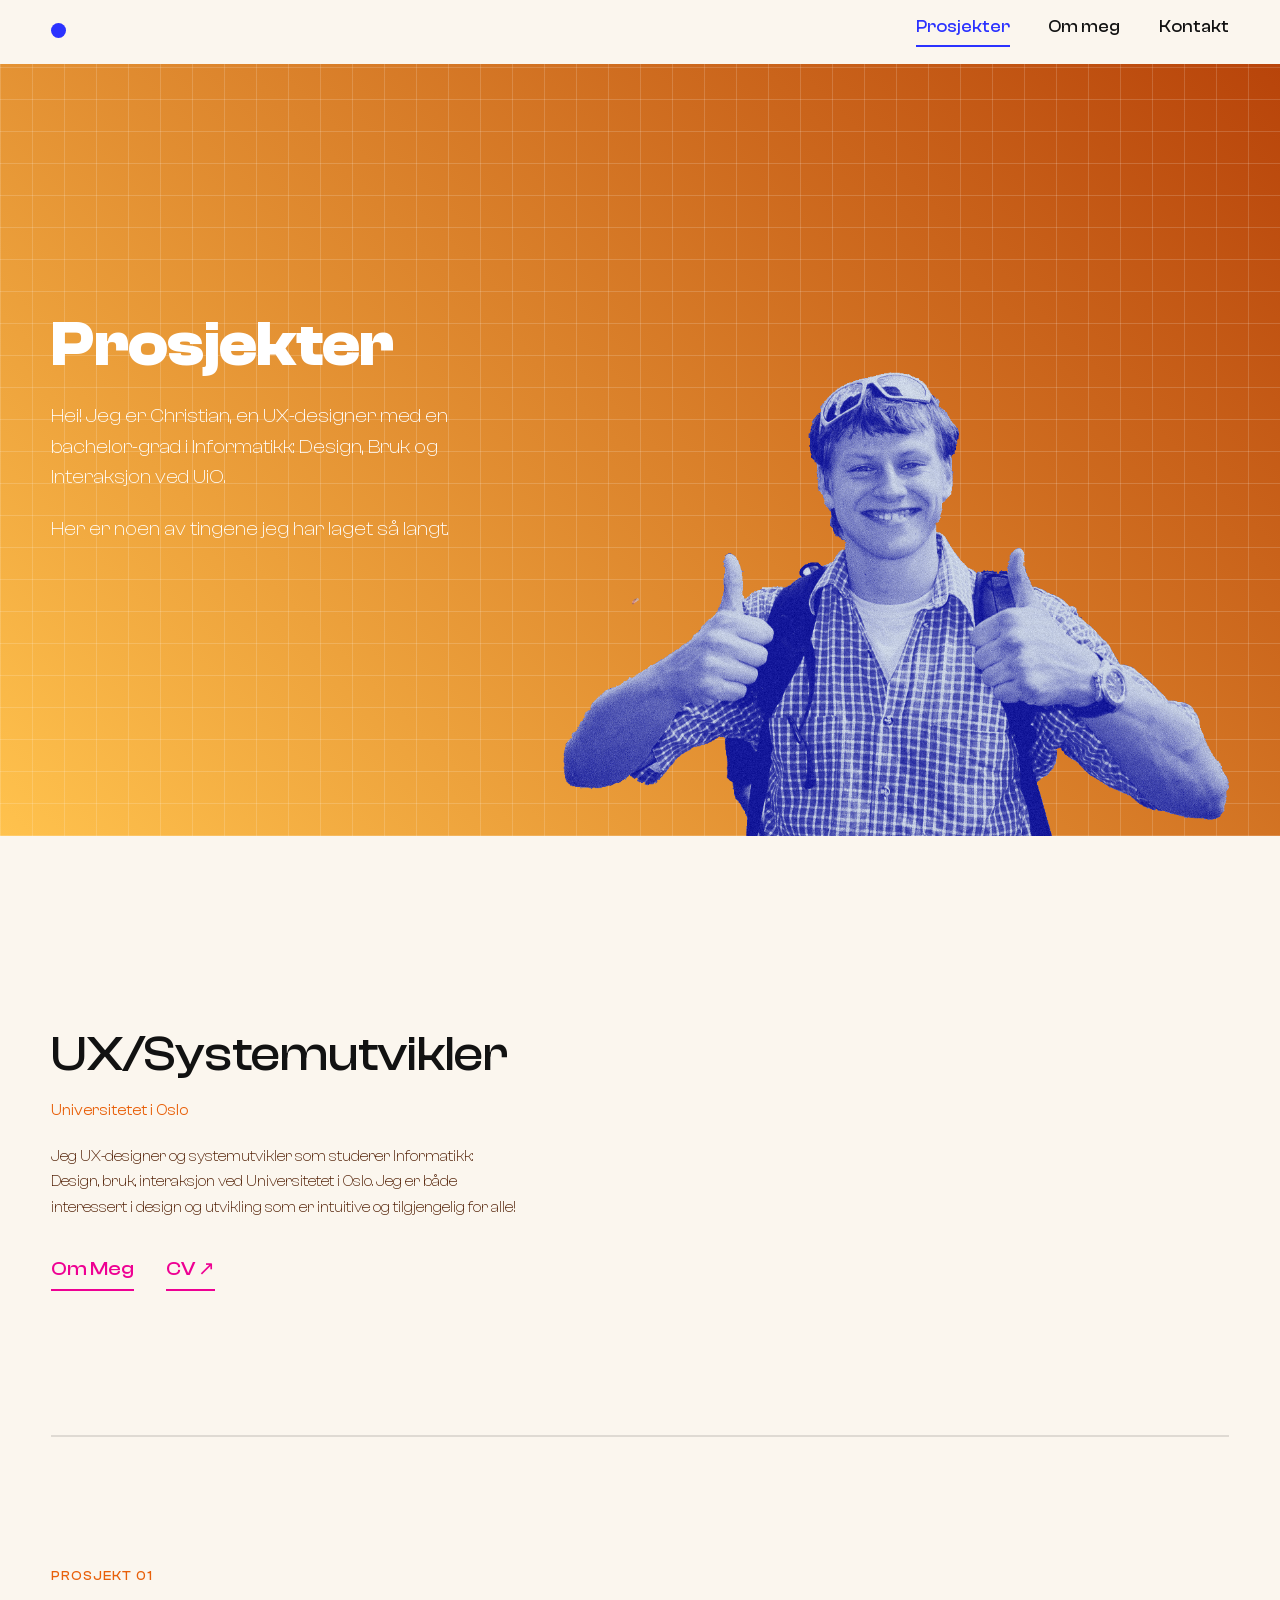
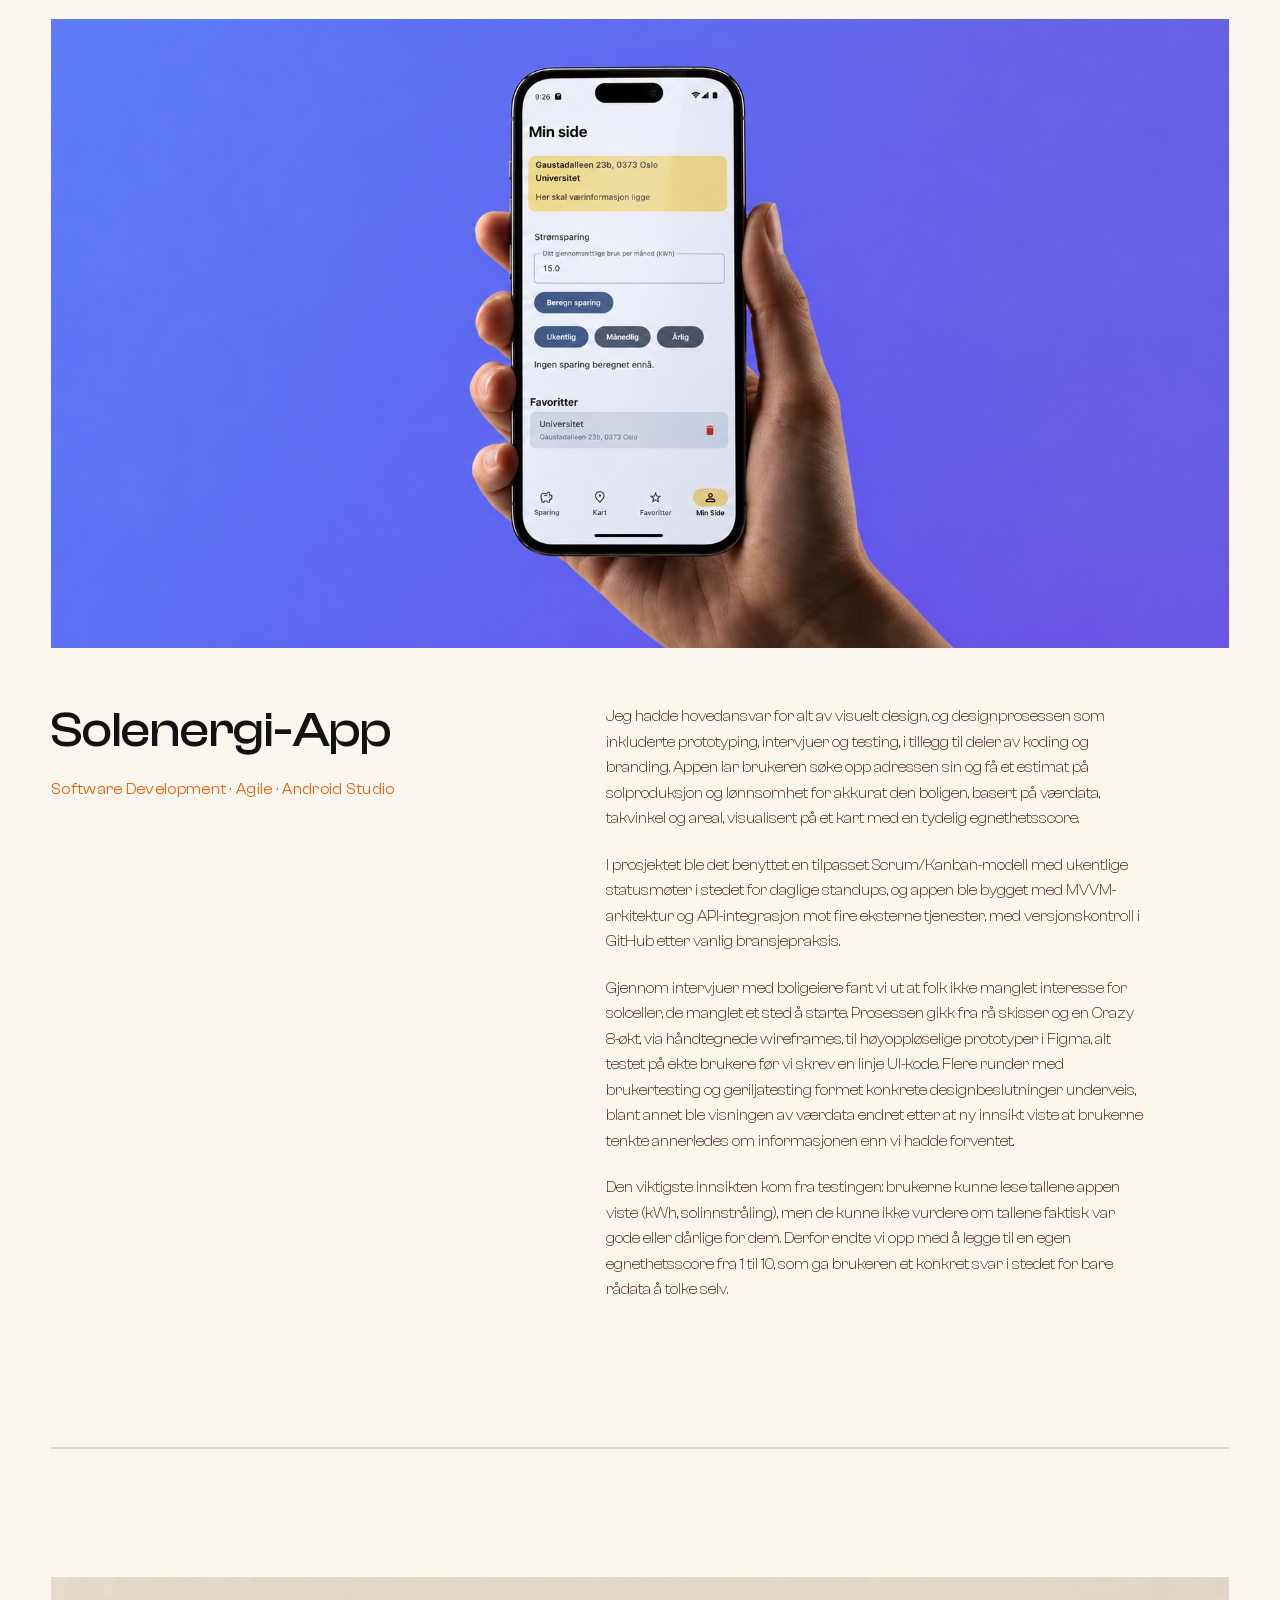
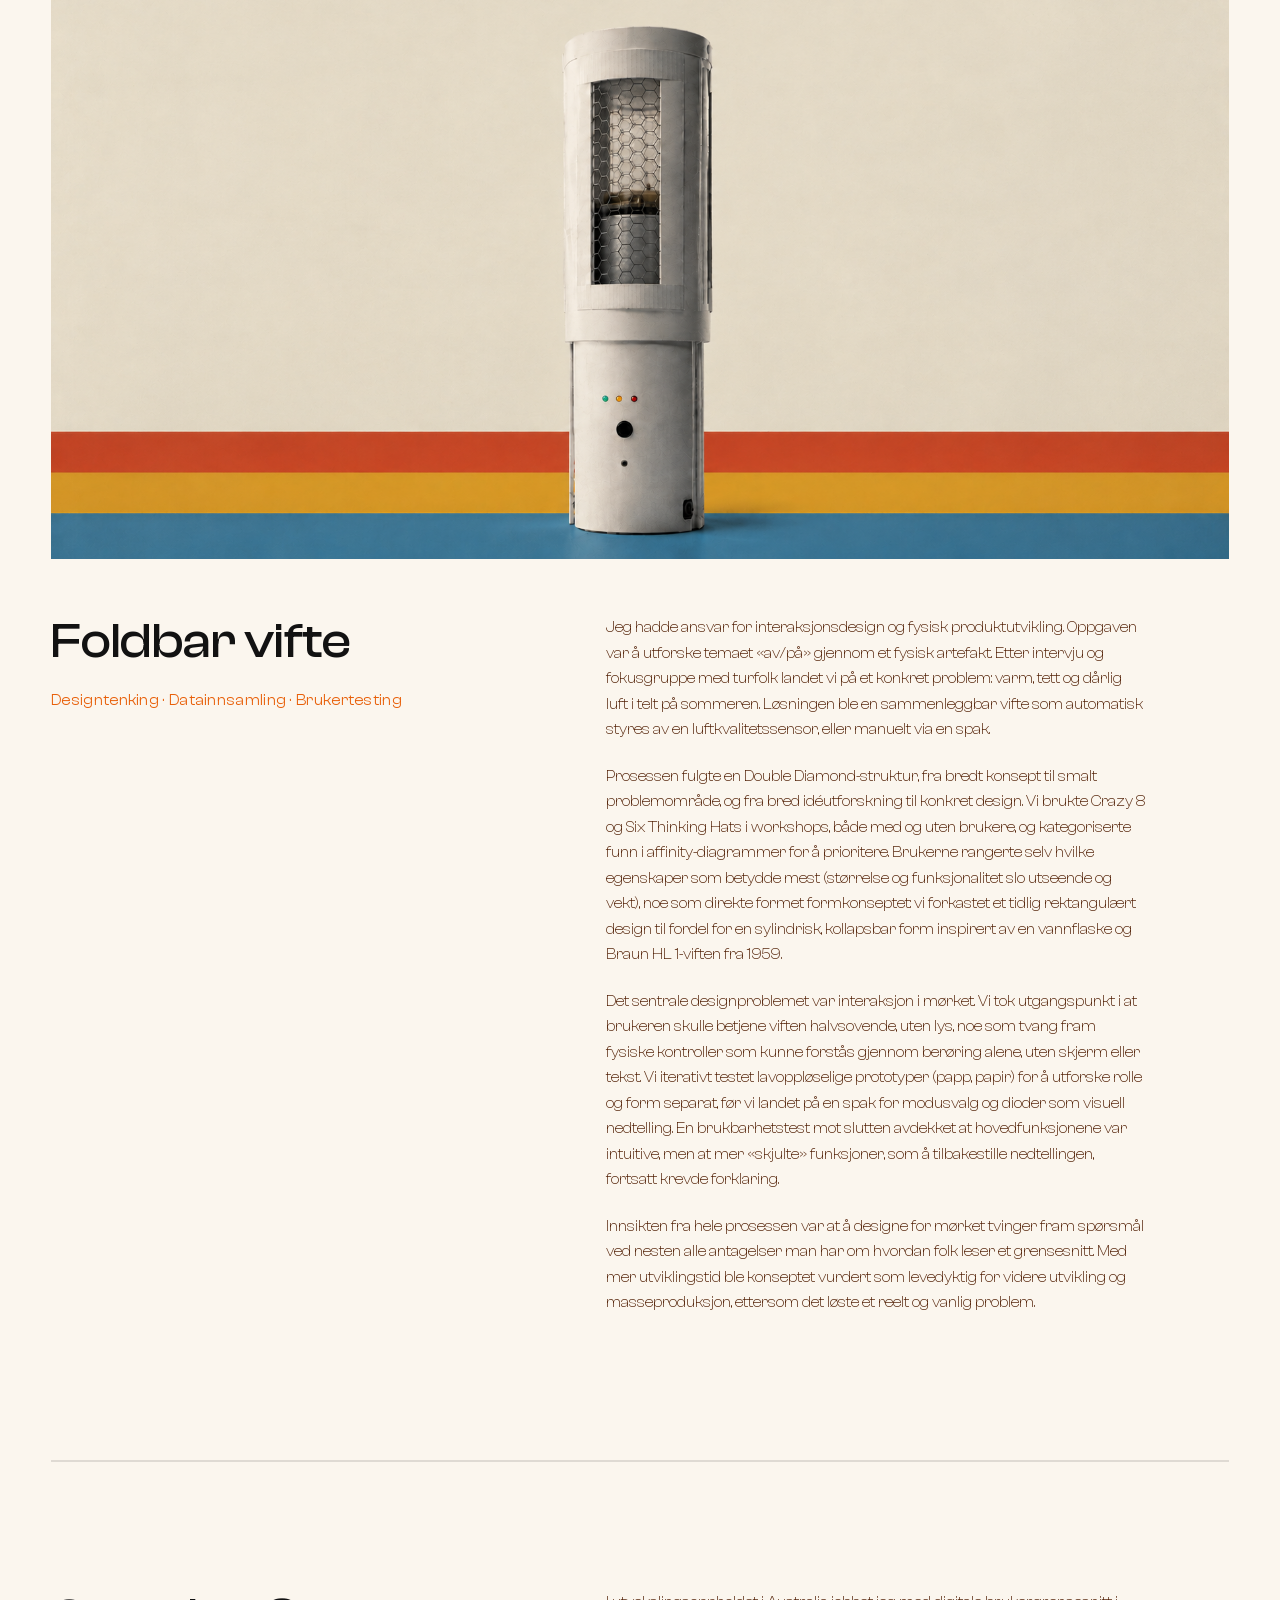
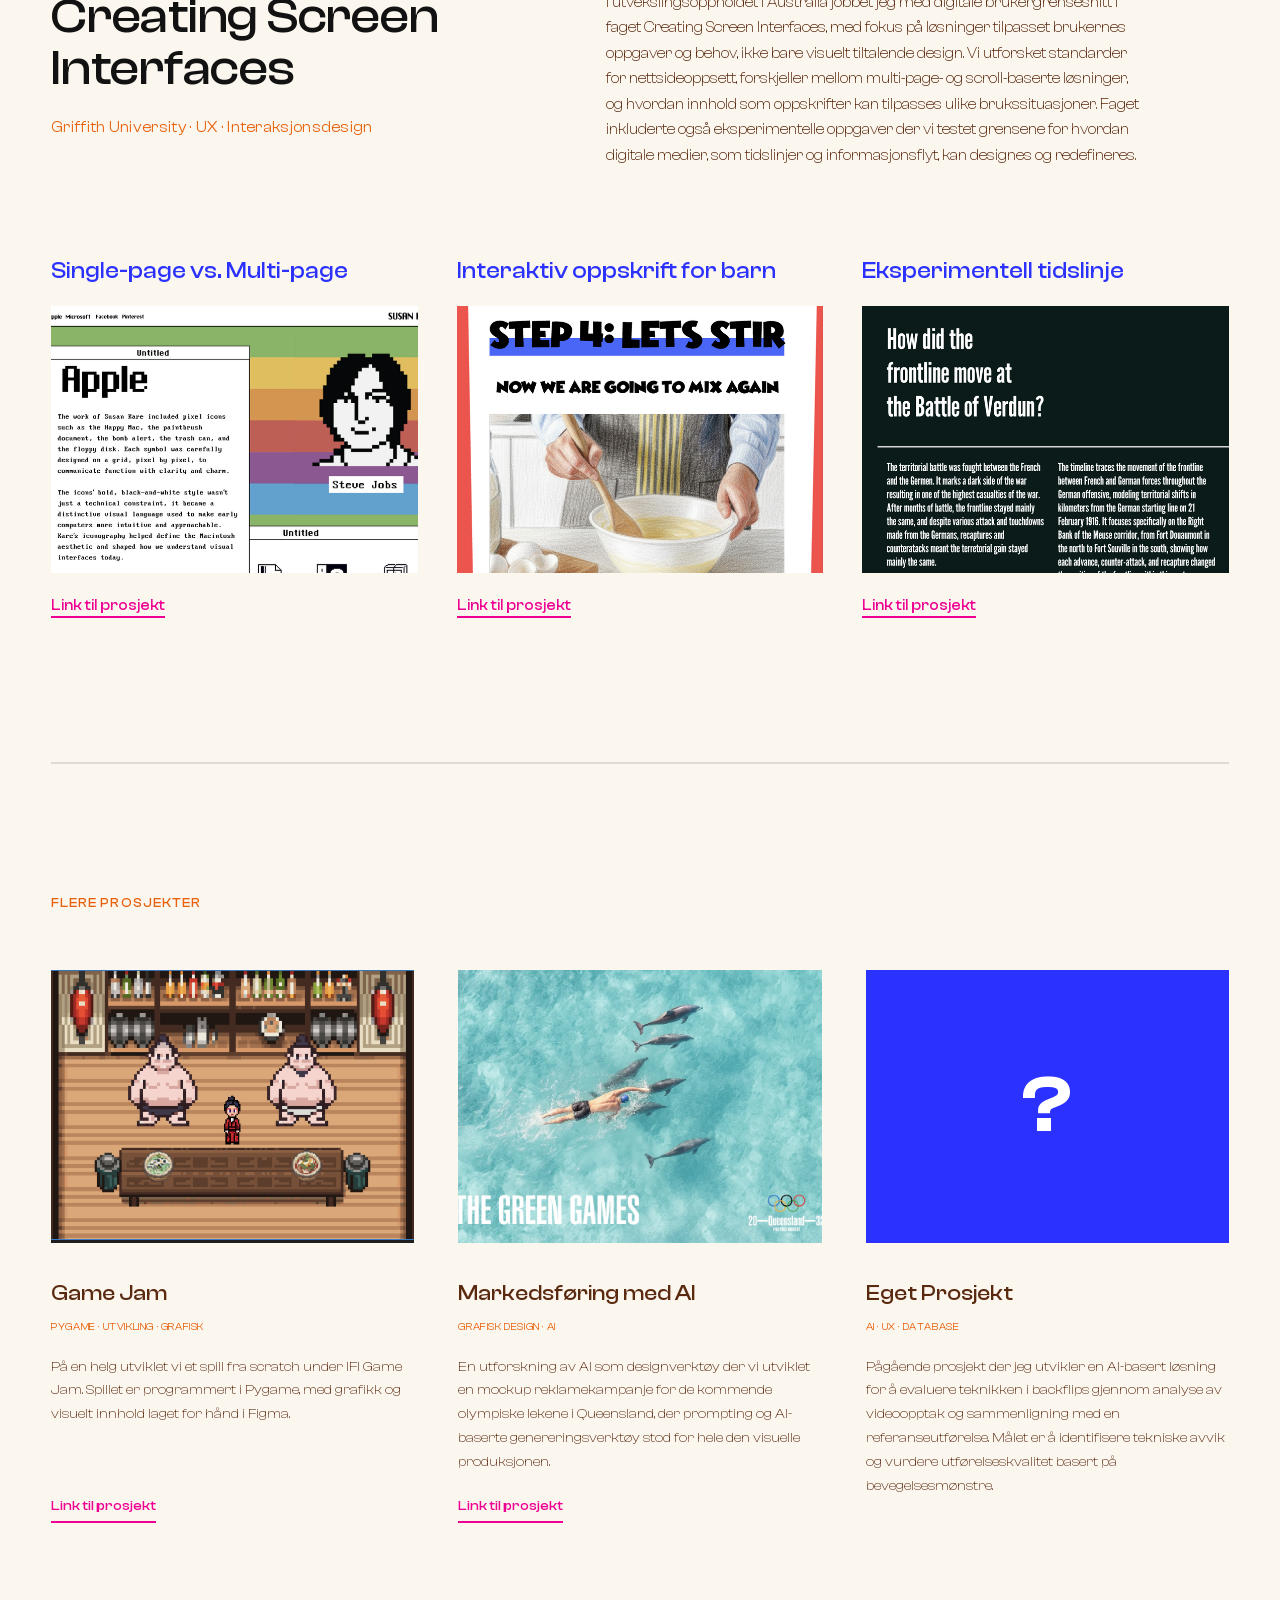
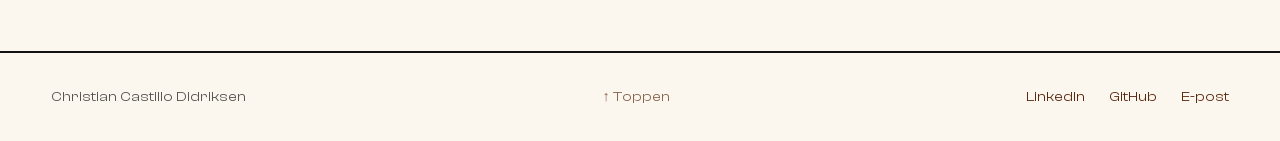
<file: index.html>
<!DOCTYPE html>
<html lang="no">
<head>
<meta charset="UTF-8">
<meta name="viewport" content="width=device-width, initial-scale=1.0">
<title>Christian Castillo Didriksen — UX Designer & Systemutvikler</title>
<meta name="description" content="Portefølje for Christian Castillo Didriksen — UX-designer og systemutvikler, Universitetet i Oslo.">
<link rel="stylesheet" href="styles.css">
</head>
<body>

<!-- ============================================================
     HERO
     Matcher forsiden (slide 1) i Portfolio_Finale2.pdf: diagonal
     gull→oransje gradient med subtilt rutenettmønster, hvit tekst,
     standard nav-farger (sort/blå), ingen dekor-sirkler eller knapper.
     ============================================================ -->
<header class="hero">
  <img class="hero-photo reveal in-view" src="images/about-travel.png" alt="">
  <div class="wrap hero-inner">
    <nav class="site-nav">
      <a href="index.html" aria-label="Til forsiden"><span class="logo-dot"></span></a>
      <div class="nav-links">
        <a href="index.html" class="active">Prosjekter</a>
        <a href="om-meg.html">Om meg</a>
        <a href="index.html#kontakt">Kontakt</a>
      </div>
    </nav>

    <div class="hero-grid">
      <div class="hero-text">
        <h1 class="reveal in-view">Prosjekter</h1>
        <div class="hero-copy reveal in-view">
          <p>Hei! Jeg er Christian, en UX-designer med en bachelor-grad i Informatikk: Design, Bruk og Interaksjon ved UiO.</p>
          <p class="cue">Her er noen av tingene jeg har laget så langt.</p>
        </div>
      </div>
    </div>
  </div>
</header>

<main>
  <!-- ============================================================
       INTRO — foto + rolle
       BYTT UT: erstatt .intro-photo med et portrettbilde (ca. 2:3, f.eks. 900×1350).
       ============================================================ -->
  <section class="intro">
    <div class="wrap intro-grid">
      <div class="intro-body reveal">
        <h2>UX/Systemutvikler</h2>
        <span class="eyebrow-role">Universitetet i Oslo</span>
        <p class="desc">Jeg UX-designer og systemutvikler som studerer Informatikk: Design, bruk, interaksjon ved Universitetet i Oslo. Jeg er både interessert i design og utvikling som er intuitive og tilgjengelig for alle!</p>
        <div class="intro-links">
          <a class="link-pink" href="om-meg.html">Om Meg</a>
          <a class="link-pink" href="CV.pdf" target="_blank" rel="noopener">CV ↗</a>
        </div>
      </div>
    </div>
  </section>

  <div class="wrap divider-wrap"><div class="divider" aria-hidden="true"></div></div>

  <!-- ============================================================
       PROSJEKT 01 — Solaris
       BYTT UT: erstatt de 4 telefonbildene med skjermbilder fra appen
       (portrett, ca. 900×1900 hver).
       ============================================================ -->
  <section class="project" id="prosjekter">
    <div class="wrap">
      <span class="project-eyebrow">Prosjekt 01</span>

      <div class="project-media single mockup reveal">
        <div class="ph has-img">
          <img src="images/solaris-mockup.png" alt="Solaris — mockup av appen i bruk">
        </div>
      </div>

      <div class="project-grid">
        <div class="project-head reveal">
          <h2>Solenergi-App</h2>
          <span class="project-tags">Software Development · Agile · Android Studio</span>
        </div>
        <div class="project-desc reveal">
          <p>Jeg hadde hovedansvar for alt av visuelt design, og designprosessen som inkluderte prototyping, intervjuer og testing, i tillegg til deler av koding og branding. Appen lar brukeren søke opp adressen sin og få et estimat på solproduksjon og lønnsomhet for akkurat den boligen, basert på værdata, takvinkel og areal, visualisert på et kart med en tydelig egnethetsscore.</p>
          <p>I prosjektet ble det benyttet en tilpasset Scrum/Kanban-modell med ukentlige statusmøter i stedet for daglige standups, og appen ble bygget med MVVM-arkitektur og API-integrasjon mot fire eksterne tjenester, med versjonskontroll i GitHub etter vanlig bransjepraksis.</p>
          <p>Gjennom intervjuer med boligeiere fant vi ut at folk ikke manglet interesse for solceller, de manglet et sted å starte. Prosessen gikk fra rå skisser og en Crazy 8-økt, via håndtegnede wireframes, til høyoppløselige prototyper i Figma, alt testet på ekte brukere før vi skrev en linje UI-kode. Flere runder med brukertesting og geriljatesting formet konkrete designbeslutninger underveis, blant annet ble visningen av værdata endret etter at ny innsikt viste at brukerne tenkte annerledes om informasjonen enn vi hadde forventet.</p>
          <p>Den viktigste innsikten kom fra testingen: brukerne kunne lese tallene appen viste (kWh, solinnstråling), men de kunne ikke vurdere om tallene faktisk var gode eller dårlige for dem. Derfor endte vi opp med å legge til en egen egnethetsscore fra 1 til 10, som ga brukeren et konkret svar i stedet for bare rådata å tolke selv.</p>
        </div>
      </div>
    </div>
  </section>

  <div class="wrap divider-wrap"><div class="divider" aria-hidden="true"></div></div>

  <!-- ============================================================
       PROSJEKT 02 — BO - Bottle
       BYTT UT: erstatt bildet med produktfoto (ca. 4:3, f.eks. 1600×1200).
       ============================================================ -->
  <section class="project">
    <div class="wrap">
      <div class="project-media single fan reveal">
        <div class="ph has-img">
          <img src="images/foldbar-vifte-mockup.png" alt="Foldbar vifte — mockup av produktet">
        </div>
      </div>

      <div class="project-grid">
        <div class="project-head reveal">
          <h2>Foldbar vifte</h2>
          <span class="project-tags">Designtenking · Datainnsamling · Brukertesting</span>
        </div>
        <div class="project-desc reveal">
          <p>Jeg hadde ansvar for interaksjonsdesign og fysisk produktutvikling. Oppgaven var å utforske temaet «av/på» gjennom et fysisk artefakt. Etter intervju og fokusgruppe med turfolk landet vi på et konkret problem: varm, tett og dårlig luft i telt på sommeren. Løsningen ble en sammenleggbar vifte som automatisk styres av en luftkvalitetssensor, eller manuelt via en spak.</p>
          <p>Prosessen fulgte en Double Diamond-struktur, fra bredt konsept til smalt problemområde, og fra bred idéutforskning til konkret design. Vi brukte Crazy 8 og Six Thinking Hats i workshops, både med og uten brukere, og kategoriserte funn i affinity-diagrammer for å prioritere. Brukerne rangerte selv hvilke egenskaper som betydde mest (størrelse og funksjonalitet slo utseende og vekt), noe som direkte formet formkonseptet: vi forkastet et tidlig rektangulært design til fordel for en sylindrisk, kollapsbar form inspirert av en vannflaske og Braun HL 1-viften fra 1959.</p>
          <p>Det sentrale designproblemet var interaksjon i mørket. Vi tok utgangspunkt i at brukeren skulle betjene viften halvsovende, uten lys, noe som tvang fram fysiske kontroller som kunne forstås gjennom berøring alene, uten skjerm eller tekst. Vi iterativt testet lavoppløselige prototyper (papp, papir) for å utforske rolle og form separat, før vi landet på en spak for modusvalg og dioder som visuell nedtelling. En brukbarhetstest mot slutten avdekket at hovedfunksjonene var intuitive, men at mer «skjulte» funksjoner, som å tilbakestille nedtellingen, fortsatt krevde forklaring.</p>
          <p>Innsikten fra hele prosessen var at å designe for mørket tvinger fram spørsmål ved nesten alle antagelser man har om hvordan folk leser et grensesnitt. Med mer utviklingstid ble konseptet vurdert som levedyktig for videre utvikling og masseproduksjon, ettersom det løste et reelt og vanlig problem.</p>
        </div>
      </div>
    </div>
  </section>

  <div class="wrap divider-wrap"><div class="divider" aria-hidden="true"></div></div>

  <!-- ============================================================
       PROSJEKT 03 — Creating Screen Interfaces
       BYTT UT: banner + 3 undercase-bilder (ca. 3:2, f.eks. 1200×800).
       ============================================================ -->
  <section class="project">
    <div class="wrap">
      <div class="project-grid">
        <div class="project-head reveal">
          <h2>Creating Screen Interfaces</h2>
          <span class="project-tags">Griffith University · UX · Interaksjonsdesign</span>
        </div>
        <div class="project-desc reveal">
          <p>I utvekslingsoppholdet i Australia jobbet jeg med digitale brukergrensesnitt i faget Creating Screen Interfaces, med fokus på løsninger tilpasset brukernes oppgaver og behov, ikke bare visuelt tiltalende design. Vi utforsket standarder for nettsideoppsett, forskjeller mellom multi-page- og scroll-baserte løsninger, og hvordan innhold som oppskrifter kan tilpasses ulike brukssituasjoner. Faget inkluderte også eksperimentelle oppgaver der vi testet grensene for hvordan digitale medier, som tidslinjer og informasjonsflyt, kan designes og redefineres.</p>
        </div>
      </div>

      <div class="subgrid">
        <div class="subcard reveal">
          <h4>Single-page vs. Multi-page</h4>
          <div class="ph has-img"><img src="images/subprosjekt-multipage.png" alt="Multi-page vs. Single-Page Website — skjermbilde"></div>
          <a class="link-pink" href="https://www.figma.com/proto/7lnPc2ABG7OV2qmLMwPjQL/Single-Page-vs.-Multi-Page?node-id=2-900&page-id=0%3A1&starting-point-node-id=2%3A900&show-proto-sidebar=1&t=GRR6YVcF04GfoABQ-1" target="_blank" rel="noopener">Link til prosjekt</a>
        </div>
        <div class="subcard reveal">
          <h4>Interaktiv oppskrift for barn</h4>
          <div class="ph has-img"><img src="images/subprosjekt-recipe.png" alt="Recipe: Teaching Children to cook through interaction — skjermbilde"></div>
          <a class="link-pink" href="https://www.figma.com/proto/XUd2UZ0Jx4lsxyx3G2iAjf/Recipe?node-id=1-2&page-id=0%3A1&starting-point-node-id=1%3A2&t=xBV6cnTLmr7aA2wd-1" target="_blank" rel="noopener">Link til prosjekt</a>
        </div>
        <div class="subcard reveal">
          <h4>Eksperimentell tidslinje</h4>
          <div class="ph has-img"><img src="images/subprosjekt-timeline.png" alt="Exploring the limits of a timeline — skjermbilde"></div>
          <a class="link-pink" href="https://www.figma.com/proto/uoFDWC8bXZpXveuZBkJ9if/Timeline?node-id=60-1282&page-id=0%3A1&starting-point-node-id=60%3A1282&scaling=contain&content-scaling=fixed&t=syGmkLl3JCCPsXMb-1" target="_blank" rel="noopener">Link til prosjekt</a>
        </div>
      </div>
    </div>
  </section>

  <div class="wrap divider-wrap"><div class="divider" aria-hidden="true"></div></div>

  <!-- ============================================================
       FLERE PROSJEKTER
       ============================================================ -->
  <section class="more-projects">
    <div class="wrap">
      <span class="project-eyebrow">Flere prosjekter</span>

      <div class="more-grid">
        <article class="more-card reveal">
          <div class="ph has-img"><img src="images/game-jam.png" alt="Game Jam — skjermbilde fra spillet"></div>
          <h3>Game Jam</h3>
          <span class="tags">PyGame · Utvikling · Grafisk</span>
          <p>På en helg utviklet vi et spill fra scratch under IFI Game Jam. Spillet er programmert i Pygame, med grafikk og visuelt innhold laget for hånd i Figma.</p>
          <a class="link-pink" href="https://linnt03.itch.io/ramen-rumble" target="_blank" rel="noopener">Link til prosjekt</a>
        </article>

        <article class="more-card reveal">
          <div class="ph has-img"><img src="images/markedsforing-ai.jpg" alt="Markedsføring med AI — «The Green Games» kampanje"></div>
          <h3>Markedsføring med AI</h3>
          <span class="tags">Grafisk Design · AI</span>
          <p>En utforskning av AI som designverktøy der vi utviklet en mockup reklamekampanje for de kommende olympiske lekene i Queensland, der prompting og AI-baserte genereringsverktøy stod for hele den visuelle produksjonen.</p>
          <a class="link-pink" href="https://www.figma.com/proto/fqwh4ePoqNQ0gPtWfV2CBw/Marketing-with-AI?node-id=2001-2&viewport=187%2C292%2C0.16&t=UZcJiA0yOxWPjoPb-1&scaling=contain&content-scaling=fixed&starting-point-node-id=2001%3A2&show-proto-sidebar=1&page-id=0%3A1" target="_blank" rel="noopener">Link til prosjekt</a>
        </article>

        <article class="more-card reveal">
          <div class="ph mystery"><span class="qmark">?</span></div>
          <h3>Eget Prosjekt</h3>
          <span class="tags">AI · UX · Database</span>
          <p>Pågående prosjekt der jeg utvikler en AI-basert løsning for å evaluere teknikken i backflips gjennom analyse av videoopptak og sammenligning med en referanseutførelse. Målet er å identifisere tekniske avvik og vurdere utførelseskvalitet basert på bevegelsesmønstre.</p>
        </article>
      </div>
    </div>
  </section>
</main>

<footer class="site-footer" id="kontakt">
  <div class="wrap footer-inner">
    <a class="name top-link" href="#">Christian Castillo Didriksen</a>
    <a class="top-link" href="#">↑ Toppen</a>
    <span class="socials">
      <a href="https://www.linkedin.com/in/christian-castillo-didriksen-2727063b5/" target="_blank" rel="noopener">LinkedIn</a>
      <a href="https://github.com/christcd" target="_blank" rel="noopener">GitHub</a>
      <a href="mailto:christian.cas.did@outlook.com">E-post</a>
    </span>
  </div>
</footer>

<script src="script.js"></script>
</body>
</html>
</file>
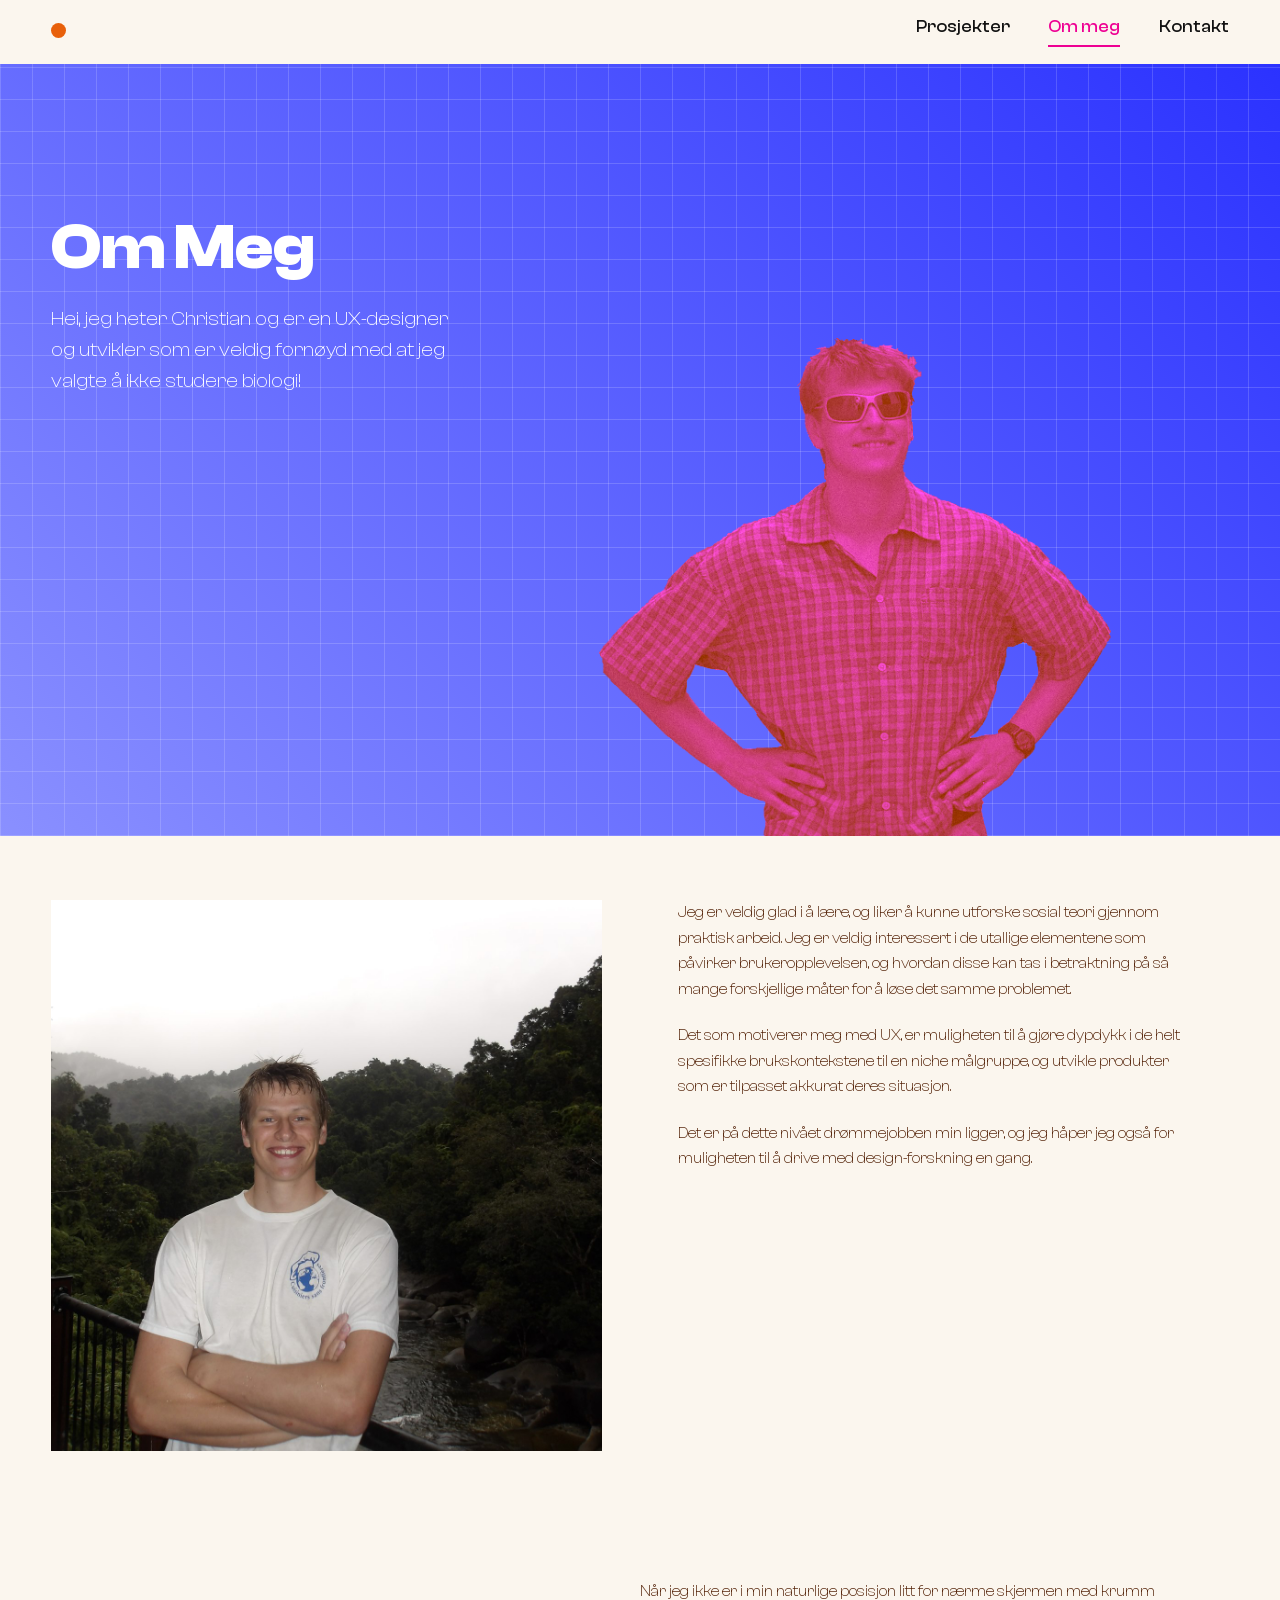
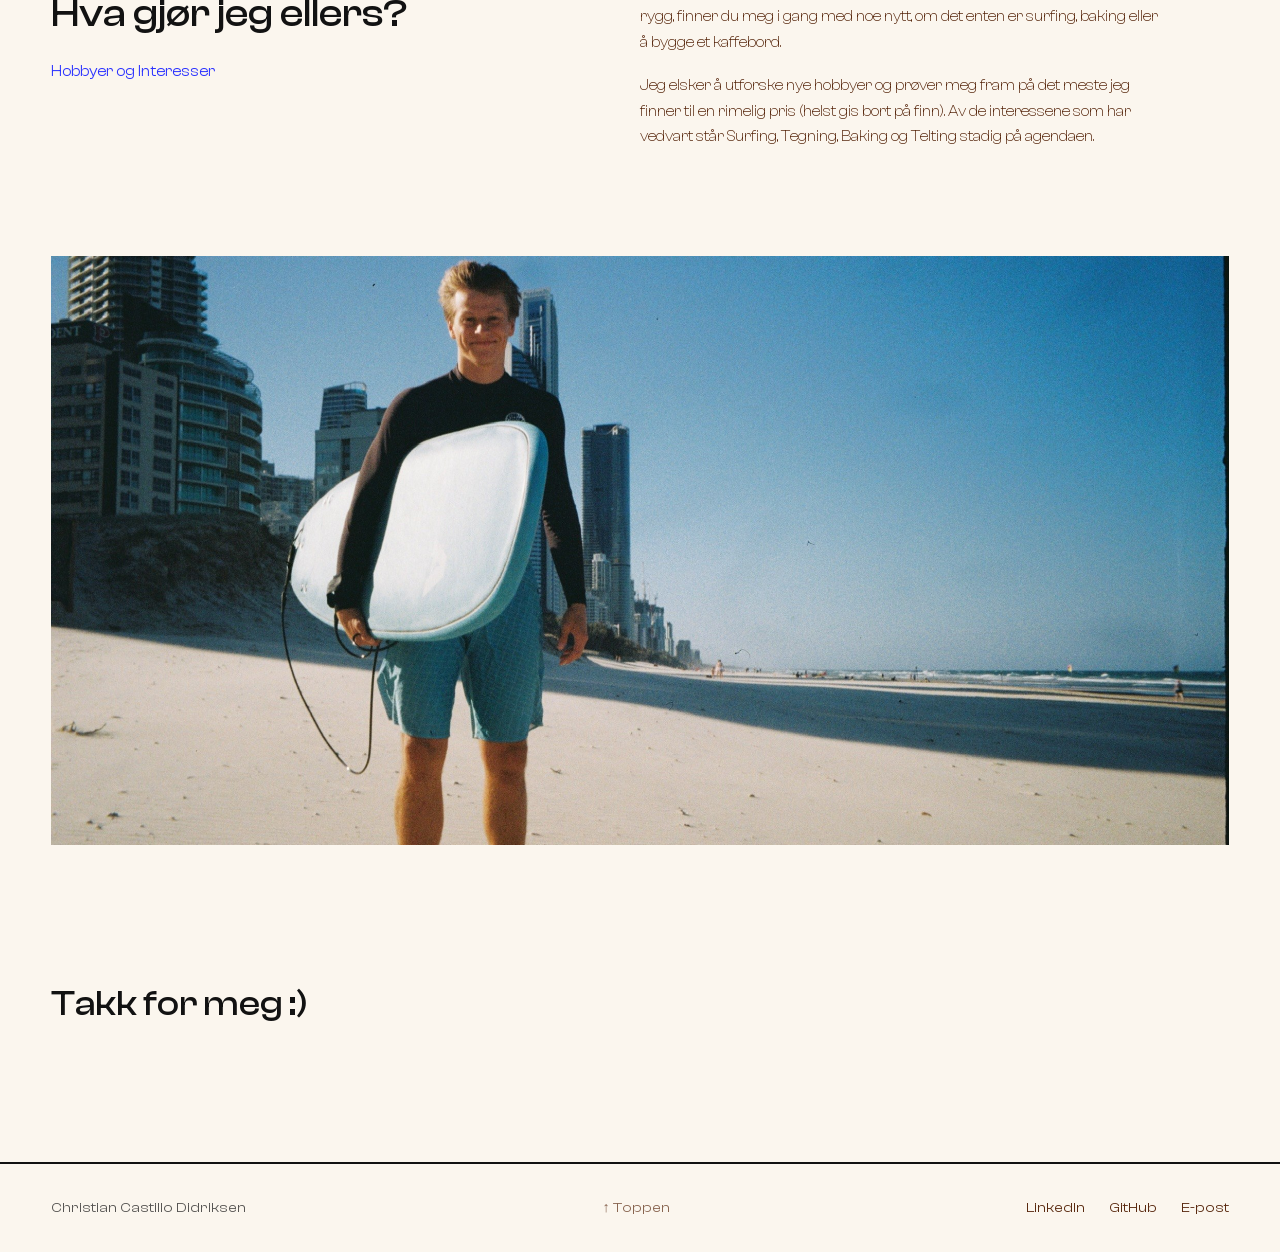
<file: om-meg.html>
<!DOCTYPE html>
<html lang="no">
<head>
<meta charset="UTF-8">
<meta name="viewport" content="width=device-width, initial-scale=1.0">
<title>Om Meg — Christian Castillo Didriksen</title>
<meta name="description" content="Om Christian Castillo Didriksen — UX-designer og utvikler.">
<link rel="stylesheet" href="styles.css">
</head>
<body>

<!-- ============================================================
     PAGE-HEAD — matcher hero på forsiden: samme skjermfyllende
     høyde, blått rutenettmønster, nav ligger oppå gradienten.
     ============================================================ -->
<header class="page-head">
  <img class="page-head-photo reveal in-view" src="images/OmMegPNG2.png" alt="">
  <div class="wrap page-head-inner">
    <nav class="site-nav">
      <a href="index.html" aria-label="Til forsiden"><span class="logo-dot"></span></a>
      <div class="nav-links">
        <a href="index.html">Prosjekter</a>
        <a href="om-meg.html" class="active">Om meg</a>
        <a href="index.html#kontakt">Kontakt</a>
      </div>
    </nav>

    <div class="page-head-content">
      <h1 class="reveal in-view">Om Meg</h1>
      <div class="page-head-copy reveal in-view">
        <p>Hei, jeg heter Christian og er en UX-designer og utvikler som er veldig fornøyd med at jeg valgte å ikke studere biologi!</p>
      </div>
    </div>
  </div>
</header>

<main>
  <!-- ============================================================
       OM MEG — intro
       BYTT UT: erstatt .about-photo med portrettbilde (ca. 2:3).
       ============================================================ -->

  <section class="about-row">
    <div class="wrap about-grid">
      <div class="about-photo ph has-img reveal">
        <img src="images/about-portrait.jpg" alt="Portrett av Christian Castillo Didriksen">
      </div>

      <div class="about-copy reveal">
        <p>Jeg er veldig glad i å lære, og liker å kunne utforske sosial teori gjennom praktisk arbeid. Jeg er veldig interessert i de utallige elementene som påvirker brukeropplevelsen, og hvordan disse kan tas i betraktning på så mange forskjellige måter for å løse det samme problemet.</p>
        <p>Det som motiverer meg med UX, er muligheten til å gjøre dypdykk i de helt spesifikke brukskontekstene til en niche målgruppe, og utvikle produkter som er tilpasset akkurat deres situasjon.</p>
        <p>Det er på dette nivået drømmejobben min ligger, og jeg håper jeg også for muligheten til å drive med design-forskning en gang.</p>
      </div>
    </div>
  </section>

  <!-- ============================================================
       HVA GJØR JEG ELLERS?
       Reisebildet står nå her, side om side med hobby-teksten
       (samme mønster som portrett + intro-tekst øverst på siden).
       ============================================================ -->
  <section class="hobbies">
    <div class="wrap hobbies-grid">
      <div class="reveal">
        <h2>Hva gjør jeg ellers?</h2>
        <span class="eyebrow-role">Hobbyer og Interesser</span>
      </div>
      <div class="hobbies-copy reveal">
        <p>Når jeg ikke er i min naturlige posisjon litt for nærme skjermen med krumm rygg, finner du meg i gang med noe nytt, om det enten er surfing, baking eller å bygge et kaffebord.</p>
        <p>Jeg elsker å utforske nye hobbyer og prøver meg fram på det meste jeg finner til en rimelig pris (helst gis bort på finn). Av de interessene som har vedvart står Surfing, Tegning, Baking og Telting stadig på agendaen.</p>
      </div>
    </div>
  </section>

  <!-- ============================================================
       Bredt avslutningsbilde
       BYTT UT: surfebrett/strand-bilde, full bredde (ca. 16:8).
       ============================================================ -->
  <section class="about-wide wrap">
    <div class="ph has-img reveal">
      <img src="images/about-surf.jpg" alt="Christian med bodyboard på stranden, Gold Coast">
    </div>
  </section>

  <section class="thanks wrap">
    <h2 class="reveal">Takk for meg :)</h2>
  </section>
</main>

<footer class="site-footer">
  <div class="wrap footer-inner">
    <a class="name top-link" href="#">Christian Castillo Didriksen</a>
    <a class="top-link" href="#">↑ Toppen</a>
    <span class="socials">
      <a href="https://www.linkedin.com/in/christian-castillo-didriksen-2727063b5/" target="_blank" rel="noopener">LinkedIn</a>
      <a href="https://github.com/christcd" target="_blank" rel="noopener">GitHub</a>
      <a href="mailto:christian.cas.did@outlook.com">E-post</a>
    </span>
  </div>
</footer>

<script src="script.js"></script>
</body>
</html>
</file>
<file: styles.css>
/* ============================================================
   Christian Castillo Didriksen — Portefølje
   Bygget fra Figma-eksporten Portfolio_Finale2.pdf.
   Forsiden (.hero) er en fri, ny tolkning i den sterke paletten
   fra PDF-en (oransje/rosa/blått/svart på krem) — resten av
   siden følger spacing, padding, tekststørrelser og font fra
   originalfilen så tett som mulig.
   Font: Clash Display Variable (Fontshare, lastet ned lokalt,
   se /fonts). Vekter i bruk: 200/300/400/500/600/700.
   ============================================================ */

@import url('fonts/clash-display.css');

:root{
  /* -------- Farger, hentet fra Figma-filen -------- */
  --cream:      #FBF6EE;   /* sidebakgrunn */
  --stone:      #E7DDC9;   /* placeholder-bokser */
  --stone-line: #B7A98A;   /* placeholder-ikon/tekst */
  --ink:        #121212;   /* overskrifter, nav, ikoner */
  --body-ink:   #5A2A10;   /* brødtekst — varm, mørk rustbrun */
  --orange:     #E8600A;   /* hovedaksent: labels, tags, lenker-hover */
  --pink:       #EE0093;   /* lenker: "Om Meg", "CV", "Link til prosjekt" */
  --blue:       #2B32FF;   /* logo-prikk, "Eget prosjekt"-kort, aktiv nav-lenke */
  --gold:       #FFC24D;   /* hero-gradient, lys ende (matcher PDF-forsiden) */
  --hero-orange-dark: #B8440A; /* hero-gradient, mørk ende (mørkere enn --orange) */
  --blue-light: #8A90FF;  /* page-head-gradient (Om meg), lys ende av --blue */

  --font: 'Clash Display', 'Segoe UI', sans-serif;

  --maxw: 1320px;
  --pad-inline: clamp(1.25rem, 4vw, 3.5rem);

  --space-2xs: .5rem;
  --space-xs: .875rem;
  --space-s: 1.25rem;
  --space-m: 2rem;
  --space-l: 3.5rem;
  --space-xl: 5.5rem;
  --space-2xl: 8rem;

  --ease: cubic-bezier(.65,0,.15,1);
}

*,*::before,*::after{ box-sizing:border-box; }
html{ scroll-behavior:smooth; }
@media (prefers-reduced-motion: reduce){
  html{ scroll-behavior:auto; }
  *,*::before,*::after{ animation-duration:.01ms !important; transition-duration:.01ms !important; scroll-behavior:auto !important; }
}

body{
  margin:0; background:var(--cream); color:var(--body-ink);
  font-family:var(--font); font-weight:300; font-size:0.9375rem; line-height:1.7;
  -webkit-font-smoothing:antialiased; overflow-x:hidden;
}

img{ max-width:100%; display:block; }
a{ color:inherit; text-decoration:none; }
h1,h2,h3,h4,p{ margin:0; }

.wrap{ max-width:var(--maxw); margin-inline:auto; padding-inline:var(--pad-inline); }
a:focus-visible, button:focus-visible{ outline:3px solid var(--blue); outline-offset:3px; }

.reveal{ opacity:0; transform:translateY(14px); transition:opacity .6s var(--ease), transform .6s var(--ease); }
.reveal.in-view{ opacity:1; transform:none; }

/* ---------- NAV ---------- */
.site-nav{
  position:relative; z-index:5;
  display:flex; align-items:center; justify-content:space-between;
  padding-block: clamp(1.5rem, 3vw, 2.25rem);
}
.hero .site-nav{ padding-block: .8125rem; }
.logo-dot{ width:15px; height:15px; border-radius:50%; background:var(--blue); display:block; }
.nav-links{ display:flex; align-items:center; gap: clamp(1.5rem, 3vw, 2.75rem); }
.nav-links a{
  font-size:1.0625rem; font-weight:500; color:var(--ink);
  padding-bottom:.2em; border-bottom:2px solid transparent;
  transition:border-color .2s var(--ease), color .2s var(--ease);
}
.nav-links a:hover{ border-color:currentColor; }
.nav-links a.active{ color:var(--blue); border-color:var(--blue); }

/* ============================================================
   HERO — matcher forsiden (slide 1) i Portfolio_Finale2.pdf:
   diagonal gull→oransje gradient + subtilt rutenett, hvit tekst,
   to-spalte (overskrift / ingress) som i PDF-en.
   ============================================================ */
.hero{
  position:relative; overflow:hidden;
  min-height:100vh; display:flex; flex-direction:column;
  background-color:var(--cream);
  background-image:
    repeating-linear-gradient(90deg, rgba(255,255,255,.16) 0 1px, transparent 1px 32px),
    repeating-linear-gradient(0deg, rgba(255,255,255,.16) 0 1px, transparent 1px 32px),
    linear-gradient(45deg, var(--gold) 0%, var(--hero-orange-dark) 100%);
  background-size: 100% calc(100% - 128px), 100% calc(100% - 128px), 100% calc(100% - 128px);
  background-position: center, center, center;
  background-repeat: no-repeat, no-repeat, no-repeat;
  padding-bottom: clamp(3.5rem, 9vw, 6.5rem);
}
.hero-inner{ position:relative; z-index:1; display:flex; flex-direction:column; flex:1; width:100%; }
.hero-grid{ display:flex; align-items:center; flex:1; }
.hero-text{ display:flex; flex-direction:column; gap:1.5rem; max-width:46ch; }
.hero-photo{
  display:block; position:absolute; z-index:0;
  right: var(--pad-inline); bottom:64px;
  max-height:calc(100% - 128px); max-width:52%;
  height:auto; width:auto;
}
@media (max-width: 1150px){
  .hero-photo{ display:none; }
}
.hero h1{
  font-family:var(--font); font-weight:700; color:#fff; white-space:nowrap;
  font-size:clamp(2.5rem, 5vw, 4.5rem); line-height:1.02; letter-spacing:-0.01em;
}
.hero-copy{ display:grid; gap:1.4em; }
.hero-copy p{
  font-size:clamp(1.0625rem, 1.5vw, 1.25rem); font-weight:300; color:#fff; line-height:1.6;
}
@media (max-width: 1150px){
  .hero h1{ white-space:normal; }
}

/* ============================================================
   INTRO ROW (foto + rolle)
   ============================================================ */
.intro{ padding-block: var(--space-2xl) var(--space-xl); }
.intro-grid{ display:grid; grid-template-columns: 1fr; }
.eyebrow-role{
  font-size:0.9375rem; font-weight:400; color:var(--orange); margin-bottom:.6em;
}
.intro-body h2{
  font-family:var(--font); font-weight:500; color:var(--ink);
  font-size:clamp(2rem, 4.3vw, 3.125rem); line-height:1.05; letter-spacing:-0.005em; margin-bottom:.35em;
}
.intro-body .desc{ font-size:0.9375rem; font-weight:300; max-width:52ch; margin-block: var(--space-s) var(--space-m); }
.intro-links{ display:flex; gap: var(--space-m); flex-wrap:wrap; }
.link-pink{
  font-size:1.25rem; font-weight:500; color:var(--pink);
  padding-bottom:.15em; border-bottom:2px solid var(--pink);
  transition:opacity .2s var(--ease);
}
.link-pink:hover{ opacity:.7; }

/* ============================================================
   PLACEHOLDER-BILDER
   ============================================================ */
.ph{
  position:relative; width:100%; background:var(--stone); border:2px solid var(--ink);
  display:flex; flex-direction:column; align-items:center; justify-content:center; gap:.5em;
  color:var(--stone-line); text-align:center; padding:1em;
}
.ph svg{ flex:none; }
.ph .ph-label{ font-size:.8rem; font-weight:500; color:var(--ink); opacity:.55; }
.ph .ph-spec{
  position:absolute; right:-2px; bottom:-2px; font-size:.7rem; font-weight:400;
  padding:.4em .7em; background:var(--cream); border-top:2px solid var(--ink); border-left:2px solid var(--ink);
  color:var(--ink); opacity:.7;
}
.ph.has-img{ padding:0; overflow:hidden; border:none; }
.ph.has-img img{ width:100%; height:100%; object-fit:cover; object-position:center 10%; display:block; }

/* ============================================================
   PROSJEKTER
   ============================================================ */
.divider{ height:2px; background:var(--ink); opacity:.12; }
.divider-wrap{ padding-block: var(--space-l) 0; }

.project{ padding-block: var(--space-2xl) var(--space-xl); }
.project-eyebrow{
  display:block; font-size:.8125rem; font-weight:500; letter-spacing:.08em; text-transform:uppercase;
  color:var(--orange); margin-bottom: var(--space-m);
}
.project-media{ margin-bottom: var(--space-l); }
.project-media.phones{
  display:grid; grid-template-columns:repeat(4, 1fr); gap: clamp(.75rem, 1.6vw, 1.25rem);
  background:#fff; padding: clamp(.75rem, 1.6vw, 1.25rem);
}
.project-media.phones .ph{ aspect-ratio: 9/19; }
.project-media.phones .ph.has-img{ background:#fff; }
.project-media.phones .ph.has-img img{ object-fit:contain; object-position:center; }
.project-media.single .ph{ aspect-ratio: 4/3; }
.project-media.single.mockup .ph{ aspect-ratio: 1716/917; }
.project-media.single.fan .ph{ aspect-ratio: 1784/882; }

.project-grid{ display:grid; grid-template-columns: 1fr 1.3fr; gap: clamp(2rem, 6vw, 4.75rem); align-items:start; }
.project-head h2{
  font-family:var(--font); font-weight:500; color:var(--ink);
  font-size:clamp(2rem, 4.3vw, 3.125rem); line-height:1.05; letter-spacing:-0.005em; margin-bottom:.4em;
}
.project-tags{ font-size:0.9375rem; font-weight:400; letter-spacing:.02em; color:var(--orange); }
.project-desc{ display:grid; gap:1.4em; }
.project-desc p{ font-size:0.9375rem; font-weight:300; max-width:60ch; }

/* underprosjekter (Multi-page / Recipe / Timeline) */
.subgrid{ display:grid; grid-template-columns:repeat(3, 1fr); gap: clamp(1.5rem, 3vw, 2.5rem); margin-top: var(--space-xl); }
.subcard h4{
  font-family:var(--font); font-weight:500; line-height:1.3; color:var(--blue);
  font-size: clamp(1.125rem, calc(4px + 1.5vw), 1.625rem);
  white-space:nowrap;
  margin-bottom: var(--space-s);
}
.subcard .ph{ aspect-ratio: 365/265; margin-bottom: var(--space-s); }
.subcard .ph.has-img img{ width:100%; height:100%; object-fit:cover; display:block; }
.subcard .link-pink{ font-size:0.9375rem; }

/* ============================================================
   FLERE PROSJEKTER
   ============================================================ */
.more-projects{ padding-block: var(--space-2xl) var(--space-2xl); }
.more-grid{ display:grid; grid-template-columns:repeat(3, 1fr); gap: clamp(1.75rem, 3.5vw, 2.75rem); margin-top: var(--space-l); }
.more-card{ display:flex; flex-direction:column; }
.more-card .ph{ aspect-ratio: 4/3; margin-bottom: var(--space-m); }
.more-card .link-pink{ margin-top:auto; align-self:flex-start; }
.more-card .ph.has-img img{ width:100%; height:100%; object-fit:cover; display:block; }
.more-card .ph.mystery{
  background:var(--blue); border-color:var(--blue); color:#fff;
}
.more-card .ph.mystery .qmark{ font-family:var(--font); font-weight:600; font-size:5rem; line-height:1; color:#fff; }
.more-card h3{ font-family:var(--font); font-weight:500; font-size:1.375rem; color:var(--body-ink); margin-bottom:.3em; }
.more-card .tags{ display:block; font-size:.625rem; font-weight:400; letter-spacing:.06em; text-transform:uppercase; color:var(--orange); margin-bottom: var(--space-s); }
.more-card p{ font-size:.875rem; font-weight:300; margin-bottom: var(--space-s); }
.more-card .link-pink{ font-size:.875rem; }

/* ============================================================
   OM MEG — sekundær side
   ============================================================ */
.page-head{
  position:relative; z-index:1; overflow:hidden;
  min-height:100vh; display:flex; flex-direction:column;
  background-color:var(--cream);
  background-image:
    repeating-linear-gradient(90deg, rgba(255,255,255,.16) 0 1px, transparent 1px 32px),
    repeating-linear-gradient(0deg, rgba(255,255,255,.16) 0 1px, transparent 1px 32px),
    linear-gradient(45deg, var(--blue-light) 0%, var(--blue) 100%);
  background-size: 100% calc(100% - 128px), 100% calc(100% - 128px), 100% calc(100% - 128px);
  background-position: center, center, center;
  background-repeat: no-repeat, no-repeat, no-repeat;
  padding-bottom: clamp(3.5rem, 9vw, 6.5rem);
}
.page-head .site-nav{ padding-block: .8125rem; }
.page-head-inner{ position:relative; z-index:1; display:flex; flex-direction:column; flex:1; width:100%; }
.page-head-content{ flex:1; display:flex; flex-direction:column; justify-content:flex-start; }
.page-head h1{
  font-family:var(--font); font-weight:700; color:#fff;
  font-size:clamp(2.5rem, 5vw, 4.5rem); letter-spacing:-0.005em; line-height:1.02;
  margin-top:154.91px;
}
.page-head-copy{ display:grid; gap:1.4em; max-width:46ch; margin-top:1.5rem; }
.page-head-copy p{
  font-size:clamp(1.0625rem, 1.5vw, 1.25rem); font-weight:300; color:#fff; line-height:1.6;
}
.page-head .eyebrow-role{ margin-top:.5em; color:#fff; opacity:.85; font-weight:600; }
.page-head .logo-dot{ background:var(--orange); }

/* "Om meg"-lenken skal alltid være rosa når den er aktiv/markert,
   samme rosa som CV- og "Om Meg"-lenkene ellers på siden. */
.nav-links a.active[href="om-meg.html"]{ color:var(--pink); border-color:var(--pink); }

.about-row{ padding-block: 0 var(--space-2xl); }
.about-grid{ display:grid; grid-template-columns: 1fr 1fr; gap: clamp(2rem, 6vw, 4.75rem); align-items:start; }
.about-photo{ aspect-ratio:1/1; }
.about-copy{ display:grid; gap:1.4em; }
.about-copy p{ font-size:0.9375rem; font-weight:300; max-width:56ch; }

.hobbies{ padding-block: 0 var(--space-xl); }
.hobbies-grid{ display:grid; grid-template-columns: 1fr 1.15fr; gap: clamp(2rem, 6vw, 4.75rem); align-items:start; }
.hobbies h2{ font-family:var(--font); font-weight:500; font-size:clamp(1.9rem, 3.6vw, 2.5rem); color:var(--ink); margin-bottom:.3em; }
.hobbies .eyebrow-role{ color:var(--blue); }
.hobbies-copy p{ font-size:0.9375rem; font-weight:300; max-width:58ch; margin-bottom:1.2em; }

/* Bilde i page-head, samme teknikk som .hero-photo på forsiden:
   bunnen linjer opp nøyaktig med bunnen av rutenett/gradient. */
.page-head-photo{
  display:block; position:absolute; z-index:0;
  right: calc(var(--pad-inline) + 118px); bottom:64px;
  max-height:calc(100% - 128px); max-width:40%;
  height:auto; width:auto;
}
@media (max-width: 1150px){
  .page-head-photo{ display:none; }
}

.about-wide{ padding-block: 0 var(--space-2xl); }
.about-wide .ph{ aspect-ratio: 16/8; }
.about-wide .ph.has-img img{ width:100%; height:100%; object-fit:cover; object-position:center; display:block; }

.thanks{ padding-block: 0 var(--space-2xl); text-align:left; }
.thanks h2{ font-family:var(--font); font-weight:500; font-size:clamp(1.75rem, 3.4vw, 2.25rem); color:var(--ink); }

/* ============================================================
   FOOTER
   ============================================================ */
.site-footer{ border-top:2px solid var(--ink); padding-block: var(--space-m); }
.footer-inner{ display:flex; flex-wrap:wrap; align-items:center; justify-content:space-between; gap:1em; }
.footer-inner .name{ font-size:.9rem; font-weight:500; color:var(--ink); }
.footer-inner .top-link{ font-size:.9rem; font-weight:400; opacity:.7; }
.footer-inner .socials{ display:flex; gap:1.6em; }
.footer-inner .socials a{ font-size:.9rem; font-weight:400; }
.footer-inner .socials a:hover{ color:var(--pink); }

/* ============================================================
   RESPONSIVT
   ============================================================ */
@media (max-width: 900px){
  .about-grid, .project-grid, .hobbies-grid{ grid-template-columns:1fr; }
  .project-media.phones{ grid-template-columns:repeat(2, 1fr); }
  .subgrid, .more-grid{ grid-template-columns:1fr; }
  .nav-links{ gap:1.25rem; }
}
@media (max-width: 560px){
  .nav-links a{ font-size:.9rem; }
  .footer-inner{ flex-direction:column; align-items:flex-start; }
}
</file>
